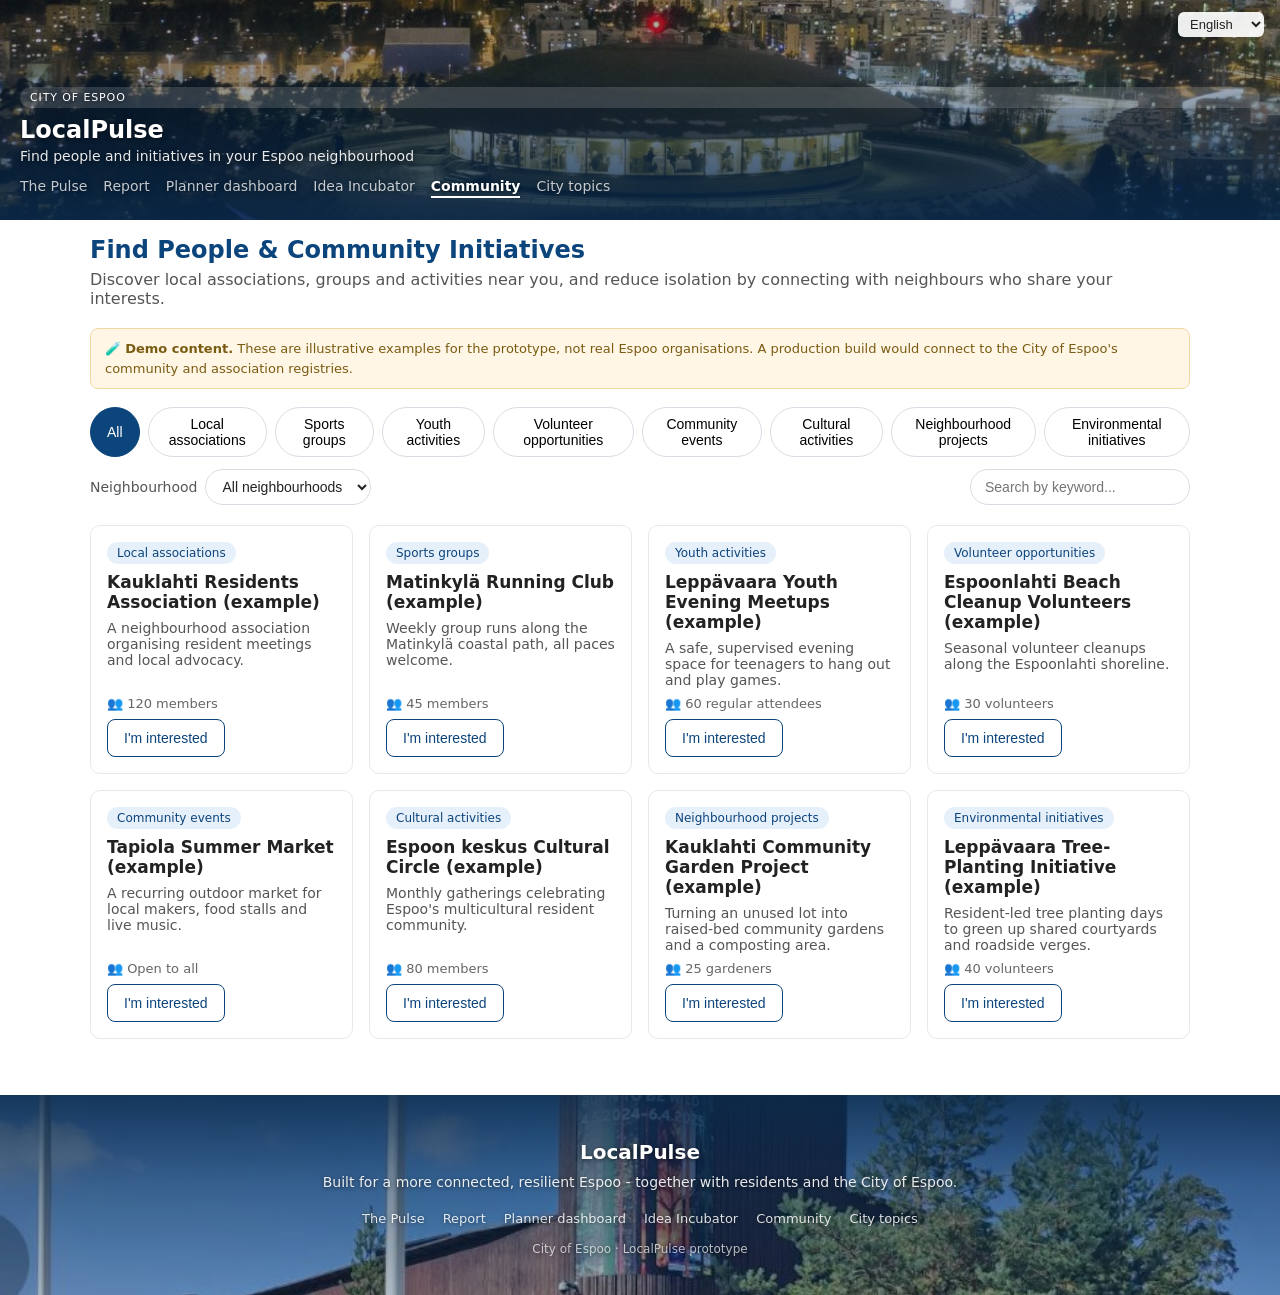
<file: frontend/community.html>
<!DOCTYPE html>
<html lang="en">
<head>
  <meta charset="UTF-8" />
  <meta name="viewport" content="width=device-width, initial-scale=1.0" />
  <title>LocalPulse - Espoo | Community</title>
  <link rel="stylesheet" href="css/style.css" />
</head>
<body data-i18n-doctitle="community.docTitle">
  <header>
    <span class="eyebrow" data-i18n="header.eyebrow">City of Espoo</span>
    <h1>LocalPulse</h1>
    <p data-i18n="community.headerSub">Find people and initiatives in your Espoo neighbourhood</p>
    <nav>
      <a href="pulse.html" data-i18n="nav.pulse">The Pulse</a>
      <a href="index.html" data-i18n="nav.report">Report</a>
      <a href="dashboard.html" data-i18n="nav.dashboard">Planner dashboard</a>
      <a href="ideas.html" data-i18n="nav.ideas">Idea Incubator</a>
      <a href="community.html" class="active" data-i18n="nav.community">Community</a>
      <a href="topics/topics.html" data-i18n="nav.topics">City topics</a>
    </nav>
  </header>

  <main class="ideas-main">
    <div class="ideas-heading">
      <h2 data-i18n="community.h2">Find People &amp; Community Initiatives</h2>
      <p data-i18n="community.intro">Discover local associations, groups and activities near you, and reduce isolation by connecting with neighbours who share your interests.</p>
    </div>

    <p class="demo-banner" data-i18n-html="community.demoBanner">
      🧪 <strong>Demo content.</strong> These are illustrative examples for the prototype, not real
      Espoo organisations. A production build would connect to the City of Espoo's community and
      association registries.
    </p>

    <div class="ideas-toolbar">
      <div class="sort-tabs" id="category-tabs">
        <button type="button" class="sort-tab active" data-category="all" data-i18n="community.tabAll">All</button>
      </div>
      <div id="hood-mount"></div>
      <input type="search" id="community-search" class="ideas-search" data-i18n-placeholder="community.searchPlaceholder" placeholder="Search by keyword..." />
    </div>

    <div class="ideas-grid" id="community-grid">
      <!-- populated by community.js -->
    </div>
  </main>

  <footer class="site-footer">
    <div class="site-footer-inner">
      <p class="site-footer-brand">LocalPulse</p>
      <p class="site-footer-tagline" data-i18n="footer.tagline">Built for a more connected, resilient Espoo - together with residents and the City of Espoo.</p>
      <nav class="site-footer-nav">
        <a href="pulse.html" data-i18n="nav.pulse">The Pulse</a>
        <a href="index.html" data-i18n="nav.report">Report</a>
        <a href="dashboard.html" data-i18n="nav.dashboard">Planner dashboard</a>
        <a href="ideas.html" data-i18n="nav.ideas">Idea Incubator</a>
        <a href="community.html" data-i18n="nav.community">Community</a>
        <a href="topics/topics.html" data-i18n="nav.topics">City topics</a>
      </nav>
      <p class="site-footer-copy" data-i18n="footer.copy">City of Espoo · LocalPulse prototype</p>
    </div>
  </footer>

  <script src="js/i18n.js"></script>
  <script src="js/content-i18n.js"></script>
  <script src="js/neighbourhoods.js"></script>
  <script src="js/utils.js"></script>
  <script src="js/community.js"></script>
</body>
</html>
</file>
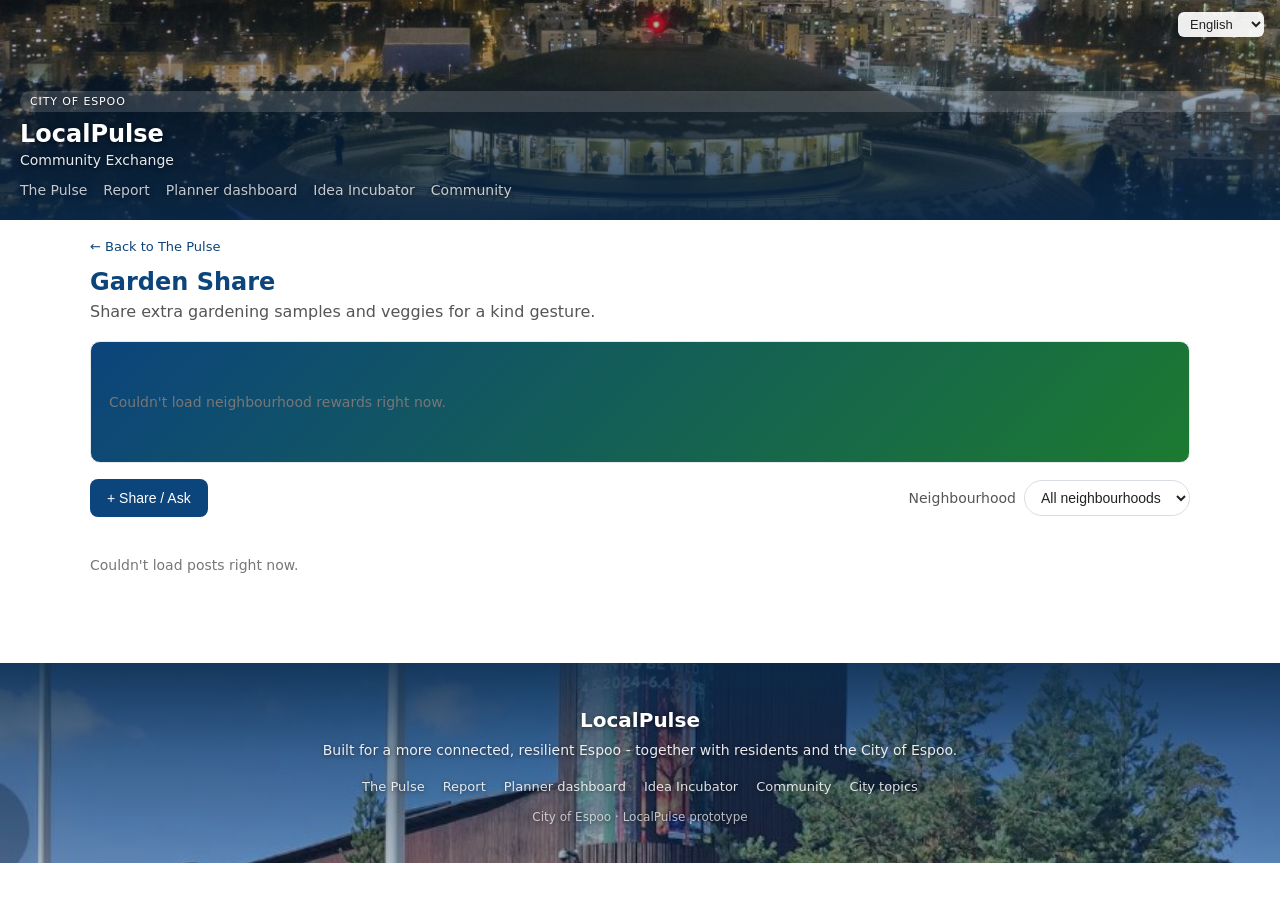
<file: frontend/exchange-posts.html>
<!DOCTYPE html>
<html lang="en">
<head>
  <meta charset="UTF-8" />
  <meta name="viewport" content="width=device-width, initial-scale=1.0" />
  <title>LocalPulse - Espoo | Community Exchange</title>
  <link rel="stylesheet" href="css/style.css" />
</head>
<body>
  <header>
    <span class="eyebrow" data-i18n="header.eyebrow">City of Espoo</span>
    <h1>LocalPulse</h1>
    <p data-i18n="exchange.fallbackTitle">Community Exchange</p>
    <nav>
      <a href="pulse.html" data-i18n="nav.pulse">The Pulse</a>
      <a href="index.html" data-i18n="nav.report">Report</a>
      <a href="dashboard.html" data-i18n="nav.dashboard">Planner dashboard</a>
      <a href="ideas.html" data-i18n="nav.ideas">Idea Incubator</a>
      <a href="community.html" data-i18n="nav.community">Community</a>
    </nav>
  </header>

  <main class="ideas-main">
    <a href="pulse.html" class="back-link" data-i18n="exchangePosts.back">← Back to The Pulse</a>

    <div class="ideas-heading">
      <h2 id="exchange-posts-title">Community Exchange</h2>
      <p id="exchange-posts-subtitle"></p>
    </div>

    <div class="card rewards-card" id="rewards-card">
      <!-- populated by exchange-posts.js -->
    </div>

    <div class="ideas-toolbar">
      <button type="button" id="exchange-posts-new-btn" class="btn btn-primary" data-i18n="exchangePosts.newBtn">+ Share / Ask</button>
      <div id="hood-mount"></div>
    </div>

    <div id="exchange-posts-list">
      <!-- populated by exchange-posts.js -->
    </div>
  </main>

  <dialog id="exchange-dialog" class="modal">
    <form id="exchange-form" class="modal-form">
      <h3 data-i18n="dialog.shareAsk">Share / Ask</h3>
      <p class="muted" id="exchange-dialog-category">Garden Share</p>

      <label for="exchange-title" data-i18n="dialog.titleLabel">Short title</label>
      <input type="text" id="exchange-title" maxlength="120" data-i18n-placeholder="dialog.titlePlaceholder" placeholder="e.g., Free tomato seedlings" required />

      <label for="exchange-description" data-i18n="dialog.descLabel">What are you offering or looking for?</label>
      <textarea id="exchange-description" maxlength="500" data-i18n-placeholder="dialog.descPlaceholder" placeholder="Describe what you'd like to share or ask your neighbours for..." required></textarea>

      <label for="exchange-contact" data-i18n="dialog.contactLabel">How should neighbours reach you? (optional)</label>
      <input type="text" id="exchange-contact" maxlength="200" data-i18n-placeholder="dialog.contactPlaceholder" placeholder="e.g., an email address, or a note about where to find you" />

      <div class="modal-actions">
        <button type="button" id="exchange-cancel-btn" class="btn btn-outline" data-i18n="dialog.cancel">Cancel</button>
        <button type="submit" class="btn btn-primary" data-i18n="dialog.post">Post to neighbours</button>
      </div>
      <div id="exchange-form-status" class="pitch-status"></div>
    </form>
  </dialog>

  <footer class="site-footer">
    <div class="site-footer-inner">
      <p class="site-footer-brand">LocalPulse</p>
      <p class="site-footer-tagline" data-i18n="footer.tagline">Built for a more connected, resilient Espoo - together with residents and the City of Espoo.</p>
      <nav class="site-footer-nav">
        <a href="pulse.html" data-i18n="nav.pulse">The Pulse</a>
        <a href="index.html" data-i18n="nav.report">Report</a>
        <a href="dashboard.html" data-i18n="nav.dashboard">Planner dashboard</a>
        <a href="ideas.html" data-i18n="nav.ideas">Idea Incubator</a>
        <a href="community.html" data-i18n="nav.community">Community</a>
        <a href="topics/topics.html" data-i18n="nav.topics">City topics</a>
      </nav>
      <p class="site-footer-copy" data-i18n="footer.copy">City of Espoo · LocalPulse prototype</p>
    </div>
  </footer>

  <script src="js/i18n.js"></script>
  <script src="js/content-i18n.js"></script>
  <script src="js/neighbourhoods.js"></script>
  <script src="js/utils.js"></script>
  <script src="js/exchange-posts.js"></script>
</body>
</html>
</file>
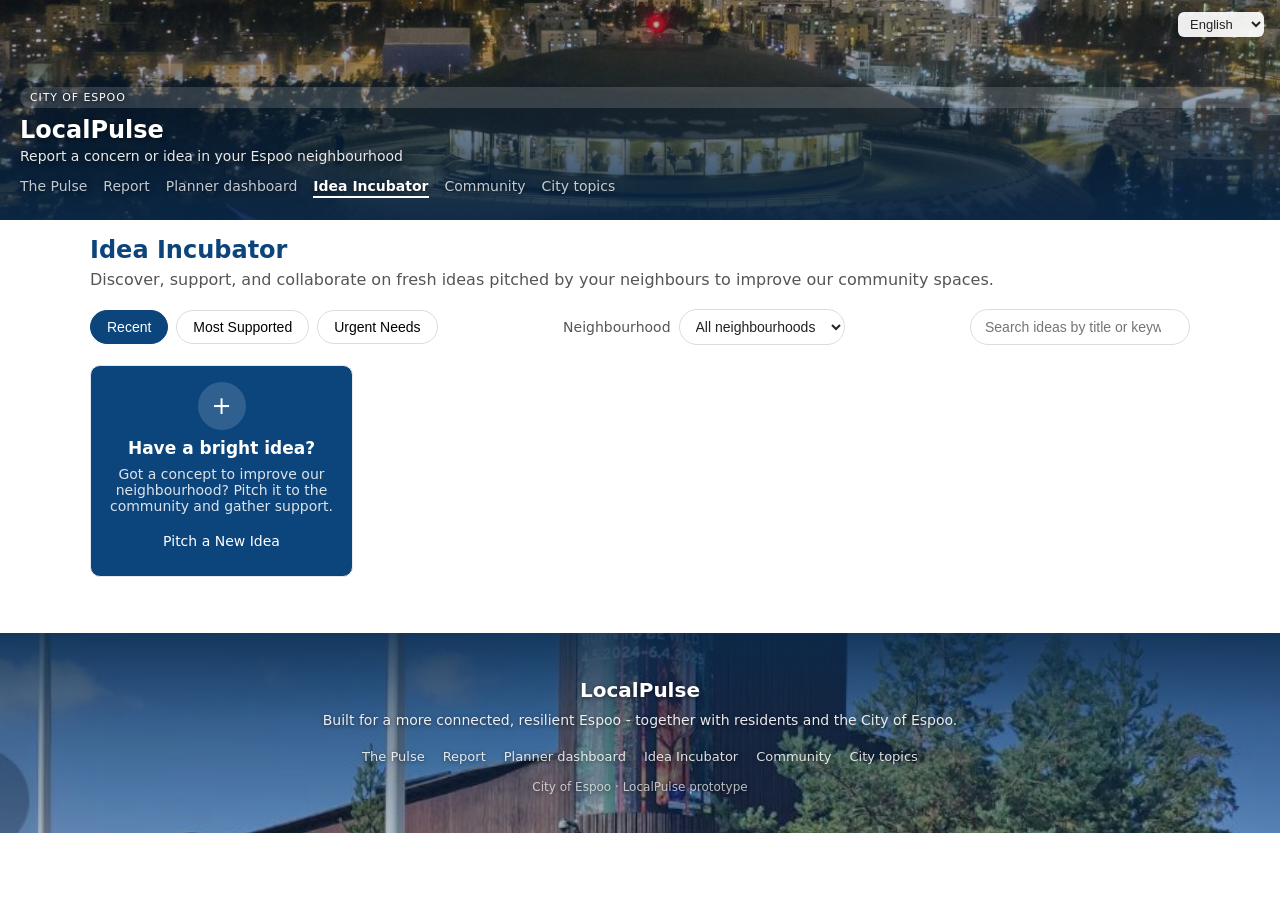
<file: frontend/ideas.html>
<!DOCTYPE html>
<html lang="en">
<head>
  <meta charset="UTF-8" />
  <meta name="viewport" content="width=device-width, initial-scale=1.0" />
  <title>LocalPulse - Espoo | Idea Incubator</title>
  <link rel="stylesheet" href="css/style.css" />
</head>
<body data-i18n-doctitle="ideas.docTitle">
  <header>
    <span class="eyebrow" data-i18n="header.eyebrow">City of Espoo</span>
    <h1>LocalPulse</h1>
    <p data-i18n="ideas.headerSub">Report a concern or idea in your Espoo neighbourhood</p>
    <nav>
      <a href="pulse.html" data-i18n="nav.pulse">The Pulse</a>
      <a href="index.html" data-i18n="nav.report">Report</a>
      <a href="dashboard.html" data-i18n="nav.dashboard">Planner dashboard</a>
      <a href="ideas.html" class="active" data-i18n="nav.ideas">Idea Incubator</a>
      <a href="community.html" data-i18n="nav.community">Community</a>
      <a href="topics/topics.html" data-i18n="nav.topics">City topics</a>
    </nav>
  </header>

  <main class="ideas-main">
    <div class="ideas-heading">
      <h2 data-i18n="ideas.h2">Idea Incubator</h2>
      <p data-i18n="ideas.intro">Discover, support, and collaborate on fresh ideas pitched by your neighbours to improve our community spaces.</p>
    </div>

    <div class="ideas-toolbar">
      <div class="sort-tabs" id="sort-tabs">
        <button type="button" class="sort-tab active" data-sort="recent" data-i18n="ideas.sortRecent">Recent</button>
        <button type="button" class="sort-tab" data-sort="most_supported" data-i18n="ideas.sortMostSupported">Most Supported</button>
        <button type="button" class="sort-tab" data-sort="urgent" data-i18n="ideas.sortUrgent">Urgent Needs</button>
      </div>
      <div id="hood-mount"></div>
      <input type="search" id="ideas-search" class="ideas-search" data-i18n-placeholder="ideas.searchPlaceholder" placeholder="Search ideas by title or keyword..." />
    </div>

    <div class="ideas-grid" id="ideas-grid">
      <!-- idea cards populated by ideas.js -->
      <a class="idea-card idea-card--cta" href="pitch-idea.html">
        <div class="idea-cta-icon">+</div>
        <h3 data-i18n="ideas.ctaTitle">Have a bright idea?</h3>
        <p data-i18n="ideas.ctaBody">Got a concept to improve our neighbourhood? Pitch it to the community and gather support.</p>
        <span class="btn btn-primary" data-i18n="ideas.ctaBtn">Pitch a New Idea</span>
      </a>
    </div>
  </main>

  <footer class="site-footer">
    <div class="site-footer-inner">
      <p class="site-footer-brand">LocalPulse</p>
      <p class="site-footer-tagline" data-i18n="footer.tagline">Built for a more connected, resilient Espoo - together with residents and the City of Espoo.</p>
      <nav class="site-footer-nav">
        <a href="pulse.html" data-i18n="nav.pulse">The Pulse</a>
        <a href="index.html" data-i18n="nav.report">Report</a>
        <a href="dashboard.html" data-i18n="nav.dashboard">Planner dashboard</a>
        <a href="ideas.html" data-i18n="nav.ideas">Idea Incubator</a>
        <a href="community.html" data-i18n="nav.community">Community</a>
        <a href="topics/topics.html" data-i18n="nav.topics">City topics</a>
      </nav>
      <p class="site-footer-copy" data-i18n="footer.copy">City of Espoo · LocalPulse prototype</p>
    </div>
  </footer>

  <script src="js/i18n.js"></script>
  <script src="js/content-i18n.js"></script>
  <script src="js/neighbourhoods.js"></script>
  <script src="js/utils.js"></script>
  <script src="js/ideas.js"></script>
</body>
</html>
</file>
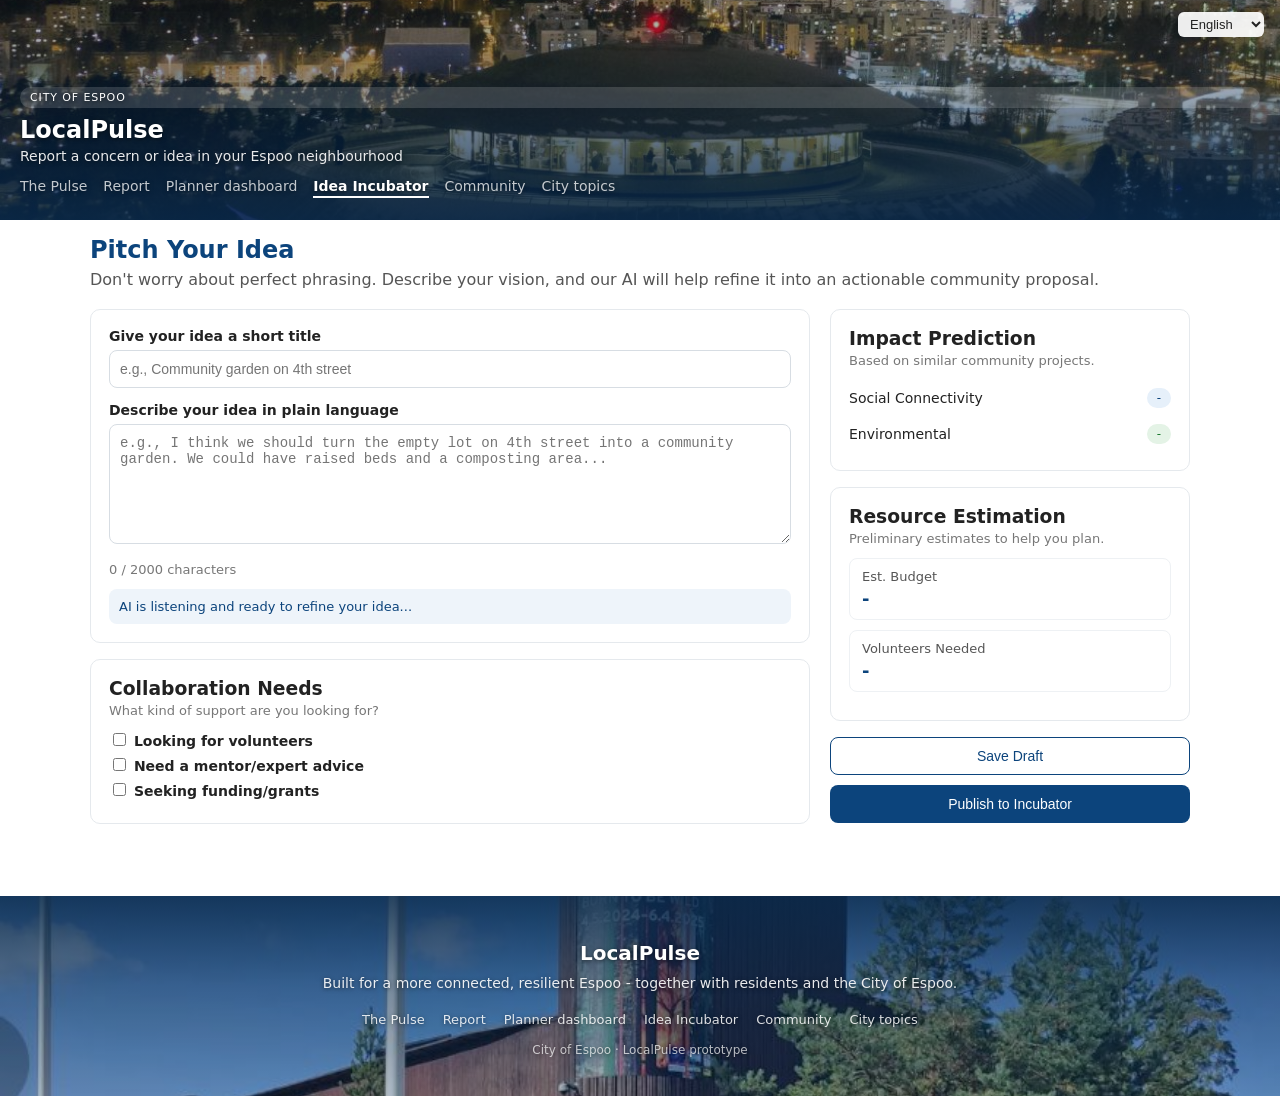
<file: frontend/pitch-idea.html>
<!DOCTYPE html>
<html lang="en">
<head>
  <meta charset="UTF-8" />
  <meta name="viewport" content="width=device-width, initial-scale=1.0" />
  <title>LocalPulse - Espoo | Pitch Your Idea</title>
  <link rel="stylesheet" href="css/style.css" />
</head>
<body data-i18n-doctitle="pitch.docTitle">
  <header>
    <span class="eyebrow" data-i18n="header.eyebrow">City of Espoo</span>
    <h1>LocalPulse</h1>
    <p data-i18n="ideas.headerSub">Report a concern or idea in your Espoo neighbourhood</p>
    <nav>
      <a href="pulse.html" data-i18n="nav.pulse">The Pulse</a>
      <a href="index.html" data-i18n="nav.report">Report</a>
      <a href="dashboard.html" data-i18n="nav.dashboard">Planner dashboard</a>
      <a href="ideas.html" class="active" data-i18n="nav.ideas">Idea Incubator</a>
      <a href="community.html" data-i18n="nav.community">Community</a>
      <a href="topics/topics.html" data-i18n="nav.topics">City topics</a>
    </nav>
  </header>

  <main class="pitch-main">
    <div class="ideas-heading">
      <h2 data-i18n="pitch.h2">Pitch Your Idea</h2>
      <p data-i18n="pitch.intro">Don't worry about perfect phrasing. Describe your vision, and our AI will help refine it into an actionable community proposal.</p>
    </div>

    <div class="pitch-layout">
      <form id="pitch-form" class="pitch-form">
        <div class="card">
          <label for="title" data-i18n="pitch.titleLabel">Give your idea a short title</label>
          <input type="text" id="title" data-i18n-placeholder="pitch.titlePlaceholder" placeholder="e.g., Community garden on 4th street" maxlength="120" required />

          <label for="description" data-i18n="pitch.descLabel">Describe your idea in plain language</label>
          <textarea id="description" data-i18n-placeholder="pitch.descPlaceholder" placeholder="e.g., I think we should turn the empty lot on 4th street into a community garden. We could have raised beds and a composting area..." maxlength="2000" required></textarea>
          <div class="muted" id="char-count">0 / 2000 characters</div>

          <div class="ai-status" id="ai-status" data-i18n="pitch.aiReady">AI is listening and ready to refine your idea...</div>
        </div>

        <div class="card">
          <h3 data-i18n="pitch.collabH3">Collaboration Needs</h3>
          <p class="muted" data-i18n="pitch.collabIntro">What kind of support are you looking for?</p>
          <label class="checkbox-row">
            <input type="checkbox" id="needs-volunteers" /> <span data-i18n="pitch.needVolunteers">Looking for volunteers</span>
          </label>
          <label class="checkbox-row">
            <input type="checkbox" id="needs-mentor" /> <span data-i18n="pitch.needMentor">Need a mentor/expert advice</span>
          </label>
          <label class="checkbox-row">
            <input type="checkbox" id="needs-funding" /> <span data-i18n="pitch.needFunding">Seeking funding/grants</span>
          </label>
        </div>
      </form>

      <aside class="pitch-sidebar">
        <div class="card">
          <h3 data-i18n="pitch.impactH3">Impact Prediction</h3>
          <p class="muted" data-i18n="pitch.impactIntro">Based on similar community projects.</p>
          <div class="stat-row">
            <span data-i18n="pitch.socialConnectivity">Social Connectivity</span>
            <span class="pill pill-blue" id="impact-social">-</span>
          </div>
          <div class="stat-row">
            <span data-i18n="pitch.environmental">Environmental</span>
            <span class="pill pill-green" id="impact-environmental">-</span>
          </div>
        </div>

        <div class="card">
          <h3 data-i18n="pitch.resourceH3">Resource Estimation</h3>
          <p class="muted" data-i18n="pitch.resourceIntro">Preliminary estimates to help you plan.</p>
          <div class="estimate-box">
            <span data-i18n="pitch.estBudget">Est. Budget</span>
            <strong id="estimate-budget">-</strong>
          </div>
          <div class="estimate-box">
            <span data-i18n="pitch.volunteersNeeded">Volunteers Needed</span>
            <strong id="estimate-volunteers">-</strong>
          </div>
        </div>

        <div class="pitch-actions">
          <button type="button" id="save-draft" class="btn btn-outline" data-i18n="pitch.saveDraft">Save Draft</button>
          <button type="submit" form="pitch-form" id="publish" class="btn btn-primary" data-i18n="pitch.publish">Publish to Incubator</button>
        </div>

        <div id="pitch-status" class="pitch-status"></div>
      </aside>
    </div>
  </main>

  <footer class="site-footer">
    <div class="site-footer-inner">
      <p class="site-footer-brand">LocalPulse</p>
      <p class="site-footer-tagline" data-i18n="footer.tagline">Built for a more connected, resilient Espoo - together with residents and the City of Espoo.</p>
      <nav class="site-footer-nav">
        <a href="pulse.html" data-i18n="nav.pulse">The Pulse</a>
        <a href="index.html" data-i18n="nav.report">Report</a>
        <a href="dashboard.html" data-i18n="nav.dashboard">Planner dashboard</a>
        <a href="ideas.html" data-i18n="nav.ideas">Idea Incubator</a>
        <a href="community.html" data-i18n="nav.community">Community</a>
        <a href="topics/topics.html" data-i18n="nav.topics">City topics</a>
      </nav>
      <p class="site-footer-copy" data-i18n="footer.copy">City of Espoo · LocalPulse prototype</p>
    </div>
  </footer>

  <script src="js/i18n.js"></script>
  <script src="js/pitch-idea.js"></script>
</body>
</html>
</file>
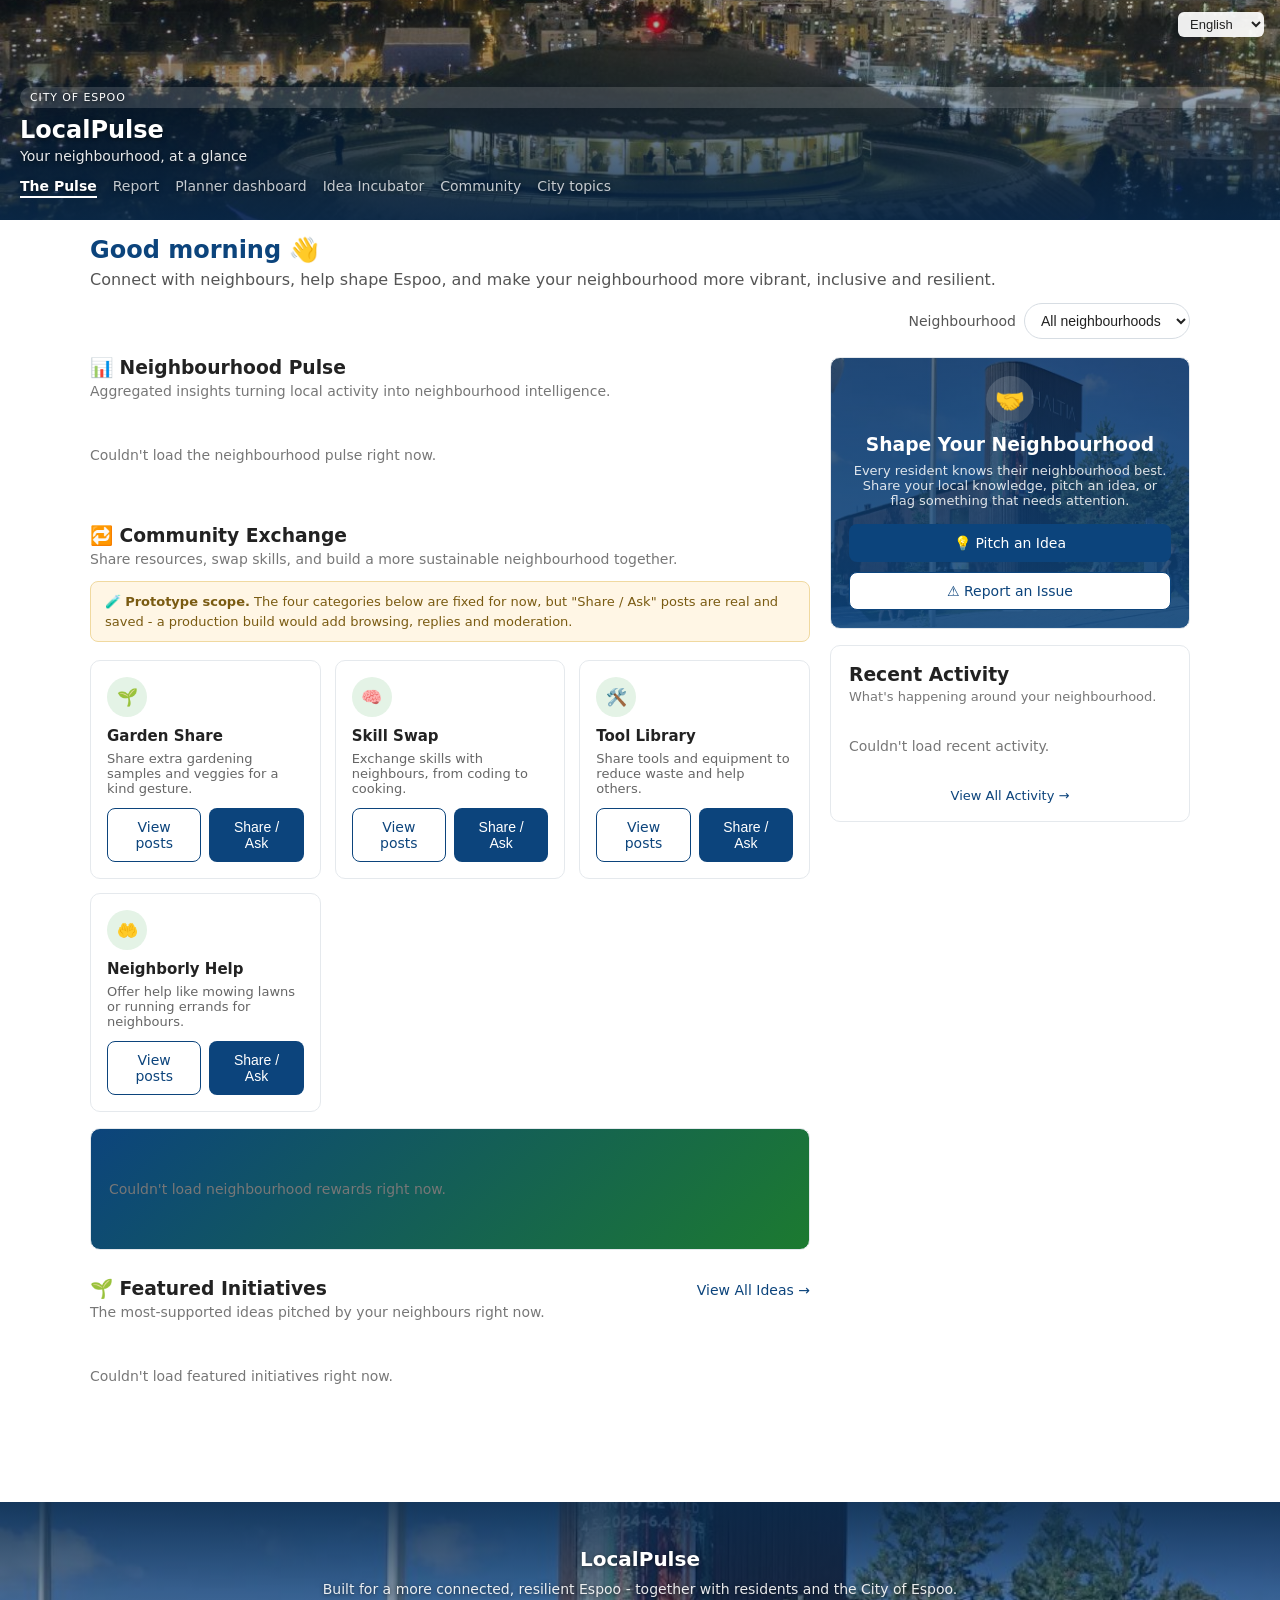
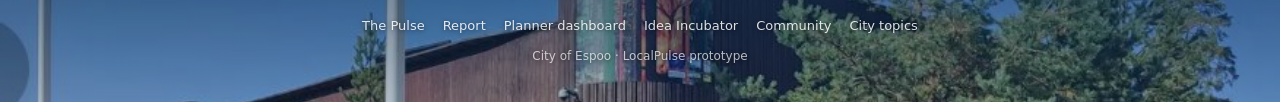
<file: frontend/pulse.html>
<!DOCTYPE html>
<html lang="en">
<head>
  <meta charset="UTF-8" />
  <meta name="viewport" content="width=device-width, initial-scale=1.0" />
  <title>LocalPulse - Espoo | The Pulse</title>
  <link rel="stylesheet" href="css/style.css" />
</head>
<body data-i18n-doctitle="pulse.docTitle">
  <header>
    <span class="eyebrow" data-i18n="header.eyebrow">City of Espoo</span>
    <h1>LocalPulse</h1>
    <p data-i18n="pulse.headerSub">Your neighbourhood, at a glance</p>
    <nav>
      <a href="pulse.html" class="active" data-i18n="nav.pulse">The Pulse</a>
      <a href="index.html" data-i18n="nav.report">Report</a>
      <a href="dashboard.html" data-i18n="nav.dashboard">Planner dashboard</a>
      <a href="ideas.html" data-i18n="nav.ideas">Idea Incubator</a>
      <a href="community.html" data-i18n="nav.community">Community</a>
      <a href="topics/topics.html" data-i18n="nav.topics">City topics</a>
    </nav>
  </header>

  <main class="pulse-main">
    <div class="ideas-heading">
      <h2 id="greeting">Good morning 👋</h2>
      <p data-i18n="pulse.intro">Connect with neighbours, help shape Espoo, and make your neighbourhood more vibrant, inclusive and resilient.</p>
    </div>

    <div class="pulse-hood-bar" id="hood-mount"></div>

    <div class="pulse-layout">
      <div>
        <section class="pulse-section">
          <h3 data-i18n="pulse.npH3">📊 Neighbourhood Pulse</h3>
          <p class="muted" data-i18n="pulse.npIntro">Aggregated insights turning local activity into neighbourhood intelligence.</p>
          <div class="overview-grid" id="overview-grid">
            <!-- populated by pulse.js -->
          </div>
        </section>

        <section class="pulse-section">
          <h3 data-i18n="pulse.exchangeH3">🔁 Community Exchange</h3>
          <p class="muted" data-i18n="pulse.exchangeIntro">Share resources, swap skills, and build a more sustainable neighbourhood together.</p>
          <p class="demo-banner" data-i18n-html="pulse.exchangeDemoBanner">
            🧪 <strong>Prototype scope.</strong> The four categories below are fixed for now, but "Share / Ask"
            posts are real and saved - a production build would add browsing, replies and moderation.
          </p>
          <div class="exchange-grid" id="exchange-grid">
            <!-- populated by pulse.js -->
          </div>

          <div class="card rewards-card" id="rewards-card">
            <!-- populated by pulse.js -->
          </div>
        </section>

        <section class="pulse-section">
          <div class="pulse-section-header">
            <h3 data-i18n="pulse.featuredH3">🌱 Featured Initiatives</h3>
            <a href="ideas.html" data-i18n="pulse.viewAllIdeas">View All Ideas →</a>
          </div>
          <p class="muted" data-i18n="pulse.featuredIntro">The most-supported ideas pitched by your neighbours right now.</p>
          <div class="initiatives-grid" id="initiatives-grid">
            <!-- populated by pulse.js -->
          </div>
        </section>
      </div>

      <aside>
        <div class="card cta-card">
          <div class="idea-cta-icon">🤝</div>
          <h3 data-i18n="pulse.shapeH3">Shape Your Neighbourhood</h3>
          <p data-i18n="pulse.shapeBody">Every resident knows their neighbourhood best. Share your local knowledge, pitch an idea, or flag something that needs attention.</p>
          <a href="pitch-idea.html" class="btn btn-primary" data-i18n="pulse.pitchBtn">💡 Pitch an Idea</a>
          <a href="index.html#report-form" class="btn btn-outline" data-i18n="pulse.reportBtn">⚠️ Report an Issue</a>
        </div>

        <div class="card">
          <h3 data-i18n="pulse.recentH3">Recent Activity</h3>
          <p class="muted" data-i18n="pulse.recentIntro">What's happening around your neighbourhood.</p>
          <div id="activity-feed">
            <!-- populated by pulse.js -->
          </div>
          <a href="dashboard.html" class="activity-view-all" data-i18n="pulse.viewAllActivity">View All Activity →</a>
        </div>
      </aside>
    </div>
  </main>

  <dialog id="exchange-dialog" class="modal">
    <form id="exchange-form" class="modal-form">
      <h3 data-i18n="dialog.shareAsk">Share / Ask</h3>
      <p class="muted" id="exchange-dialog-category">Garden Share</p>

      <label for="exchange-title" data-i18n="dialog.titleLabel">Short title</label>
      <input type="text" id="exchange-title" maxlength="120" data-i18n-placeholder="dialog.titlePlaceholder" placeholder="e.g., Free tomato seedlings" required />

      <label for="exchange-description" data-i18n="dialog.descLabel">What are you offering or looking for?</label>
      <textarea id="exchange-description" maxlength="500" data-i18n-placeholder="dialog.descPlaceholder" placeholder="Describe what you'd like to share or ask your neighbours for..." required></textarea>

      <label for="exchange-contact" data-i18n="dialog.contactLabel">How should neighbours reach you? (optional)</label>
      <input type="text" id="exchange-contact" maxlength="200" data-i18n-placeholder="dialog.contactPlaceholder" placeholder="e.g., an email address, or a note about where to find you" />

      <div class="modal-actions">
        <button type="button" id="exchange-cancel-btn" class="btn btn-outline" data-i18n="dialog.cancel">Cancel</button>
        <button type="submit" class="btn btn-primary" data-i18n="dialog.post">Post to neighbours</button>
      </div>
      <div id="exchange-form-status" class="pitch-status"></div>
    </form>
  </dialog>

  <footer class="site-footer">
    <div class="site-footer-inner">
      <p class="site-footer-brand">LocalPulse</p>
      <p class="site-footer-tagline" data-i18n="footer.tagline">Built for a more connected, resilient Espoo - together with residents and the City of Espoo.</p>
      <nav class="site-footer-nav">
        <a href="pulse.html" data-i18n="nav.pulse">The Pulse</a>
        <a href="index.html" data-i18n="nav.report">Report</a>
        <a href="dashboard.html" data-i18n="nav.dashboard">Planner dashboard</a>
        <a href="ideas.html" data-i18n="nav.ideas">Idea Incubator</a>
        <a href="community.html" data-i18n="nav.community">Community</a>
        <a href="topics/topics.html" data-i18n="nav.topics">City topics</a>
      </nav>
      <p class="site-footer-copy" data-i18n="footer.copy">City of Espoo · LocalPulse prototype</p>
    </div>
  </footer>

  <script src="js/i18n.js"></script>
  <script src="js/content-i18n.js"></script>
  <script src="js/neighbourhoods.js"></script>
  <script src="js/utils.js"></script>
  <script src="js/pulse.js"></script>
</body>
</html>
</file>
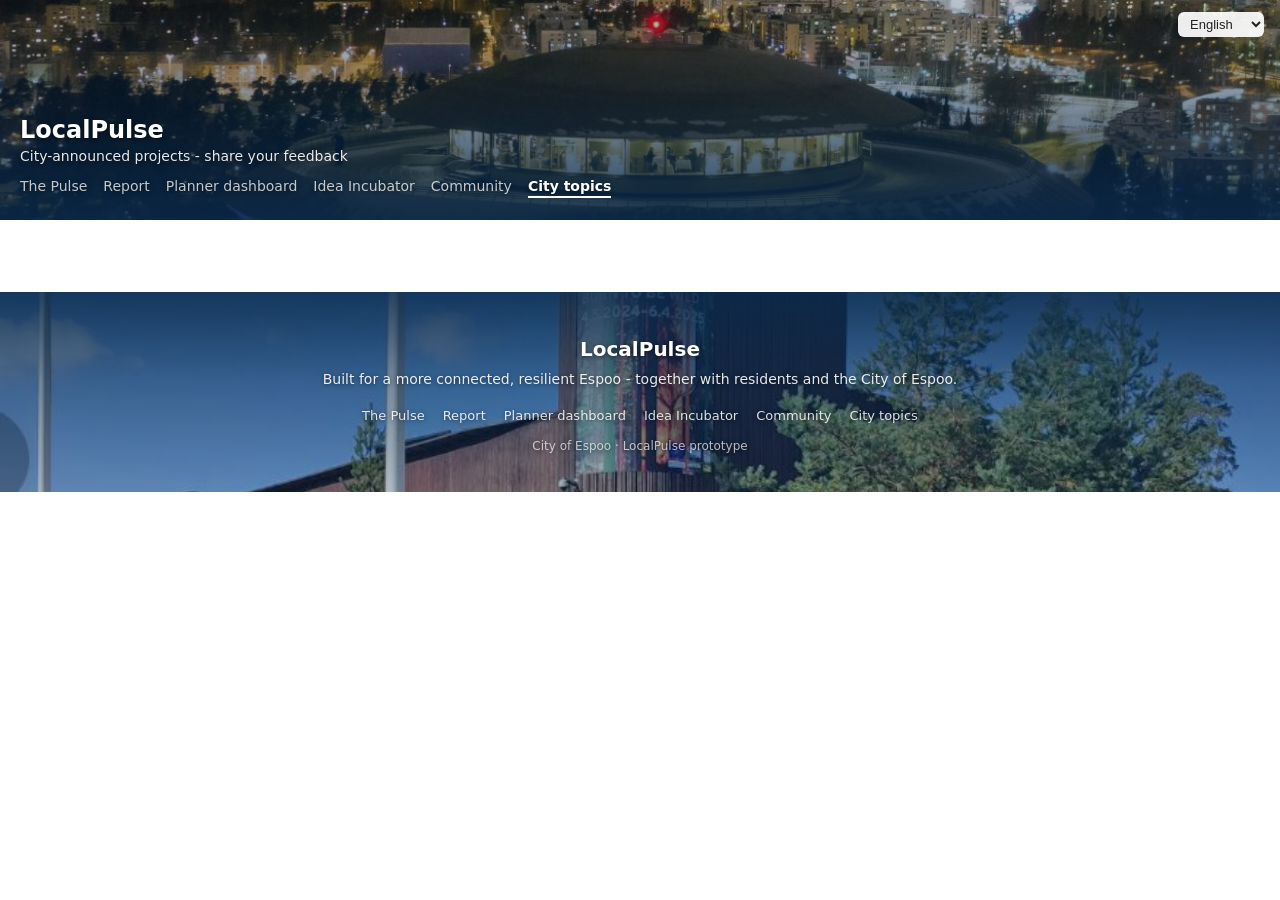
<file: frontend/topics/topics.html>
<!DOCTYPE html>
<html lang="en">
<head>
  <meta charset="UTF-8" />
  <meta name="viewport" content="width=device-width, initial-scale=1.0" />
  <title>LocalPulse - City topics</title>
  <link rel="stylesheet" href="../css/style.css" />
  <link rel="stylesheet" href="topics.css" />
</head>
<body data-i18n-doctitle="topics.docTitle">
  <header>
    <h1>LocalPulse</h1>
    <p data-i18n="topics.headerSub">City-announced projects - share your feedback</p>
    <nav>
      <a href="../pulse.html" data-i18n="nav.pulse">The Pulse</a>
      <a href="../index.html" data-i18n="nav.report">Report</a>
      <a href="../dashboard.html" data-i18n="nav.dashboard">Planner dashboard</a>
      <a href="../ideas.html" data-i18n="nav.ideas">Idea Incubator</a>
      <a href="../community.html" data-i18n="nav.community">Community</a>
      <a href="topics.html" class="active" data-i18n="nav.topics">City topics</a>
    </nav>
  </header>

  <main>
    <div id="topics"></div>
  </main>

  <footer class="site-footer">
    <div class="site-footer-inner">
      <p class="site-footer-brand">LocalPulse</p>
      <p class="site-footer-tagline" data-i18n="footer.tagline">Built for a more connected, resilient Espoo - together with residents and the City of Espoo.</p>
      <nav class="site-footer-nav">
        <a href="../pulse.html" data-i18n="nav.pulse">The Pulse</a>
        <a href="../index.html" data-i18n="nav.report">Report</a>
        <a href="../dashboard.html" data-i18n="nav.dashboard">Planner dashboard</a>
        <a href="../ideas.html" data-i18n="nav.ideas">Idea Incubator</a>
        <a href="../community.html" data-i18n="nav.community">Community</a>
        <a href="topics.html" data-i18n="nav.topics">City topics</a>
      </nav>
      <p class="site-footer-copy" data-i18n="footer.copy">City of Espoo · LocalPulse prototype</p>
    </div>
  </footer>

  <script src="../js/i18n.js"></script>
  <script src="../js/content-i18n.js"></script>
  <script src="js/topics.js"></script>
</body>
</html>
</file>
<file: frontend/css/style.css>
body {
  font-family: system-ui, sans-serif;
  margin: 0;
  padding: 0;
  color: #222;
}

header {
  box-sizing: border-box;
  min-height: 220px;
  padding: 24px 20px 22px;
  display: flex;
  flex-direction: column;
  justify-content: flex-end;
  background:
    linear-gradient(180deg, rgba(9, 41, 74, 0.28) 0%, rgba(9, 41, 74, 0.5) 45%, rgba(9, 41, 74, 0.9) 100%),
    url("../assets/espoo-watertower-night.jpg") center 22% / cover no-repeat;
  color: white;
  text-shadow: 0 1px 4px rgba(0, 0, 0, 0.55);
}

.header-top {
  display: flex;
  align-items: center;
  justify-content: space-between;
  gap: 12px;
}

header .eyebrow {
  display: inline-block;
  font-size: 11px;
  letter-spacing: 0.08em;
  text-transform: uppercase;
  background: rgba(255, 255, 255, 0.15);
  padding: 4px 10px;
  border-radius: 999px;
  margin-bottom: 8px;
}

header h1 {
  margin: 0 0 4px;
  font-size: 24px;
}

#language {
  padding: 4px 8px;
  border-radius: 6px;
  border: none;
}

/* Floating language switcher injected by js/i18n.js on pages that don't
   already have a #language control inside a .header-top row. */
header {
  position: relative;
}

.lang-switcher {
  position: absolute;
  top: 12px;
  right: 16px;
  z-index: 5;
}

.lang-switcher select {
  padding: 4px 8px;
  border-radius: 6px;
  border: none;
  background: rgba(255, 255, 255, 0.92);
  color: #222;
  font-size: 13px;
}

.note-row {
  display: flex;
  gap: 8px;
  align-items: flex-start;
}

.note-row textarea {
  flex: 1;
}

#voice-btn {
  background: #0c447c;
  color: white;
  border: none;
  border-radius: 8px;
  padding: 8px 10px;
  cursor: pointer;
  white-space: nowrap;
}

#voice-btn:disabled {
  background: #999;
  cursor: not-allowed;
}

header p {
  margin: 0;
  font-size: 14px;
  opacity: 0.9;
}

.site-nav {
  margin-top: 8px;
  display: flex;
  gap: 16px;
}

.site-nav a {
  color: white;
  opacity: 0.8;
  text-decoration: none;
  font-size: 14px;
}

.site-nav a.active,
.site-nav a:hover {
  opacity: 1;
  text-decoration: underline;
}

header nav {
  margin-top: 14px;
  display: flex;
  gap: 16px;
}

header nav a {
  color: white;
  opacity: 0.75;
  text-decoration: none;
  font-size: 14px;
}

header nav a:hover {
  opacity: 1;
}

header nav a.active {
  opacity: 1;
  font-weight: 600;
  border-bottom: 2px solid white;
  padding-bottom: 2px;
}

/* --- Homepage hero --- */

header.hero {
  min-height: 380px;
  padding: 40px 20px 26px;
}

.hero-brand {
  font-size: 40px;
  font-weight: 800;
  letter-spacing: -0.01em;
  line-height: 1.1;
  margin: 8px 0 8px;
}

header.hero h1 {
  font-size: 17px;
  font-weight: 600;
  max-width: 640px;
  line-height: 1.4;
  opacity: 0.95;
  margin-bottom: 12px;
}

.hero-subtitle {
  max-width: 560px;
  font-size: 15px;
  line-height: 1.5;
}

.hero-ctas {
  display: flex;
  flex-wrap: wrap;
  gap: 10px;
  margin-top: 20px;
}

.hero-cta {
  background: rgba(255, 255, 255, 0.12);
  border: 1px solid rgba(255, 255, 255, 0.4);
  color: white;
  text-decoration: none;
  font-size: 13px;
  padding: 9px 16px;
  border-radius: 999px;
  transition: background 0.15s ease;
}

.hero-cta:hover {
  background: rgba(255, 255, 255, 0.25);
}

main {
  padding: 16px;
  max-width: 600px;
  margin: 0 auto;
}

#map {
  height: 300px;
  border-radius: 8px;
  margin-bottom: 16px;
}

#report-form {
  display: flex;
  flex-direction: column;
  gap: 10px;
}

#report-form textarea {
  min-height: 80px;
  padding: 8px;
  font-size: 14px;
}

#report-form button {
  background: #0c447c;
  color: white;
  border: none;
  padding: 12px;
  border-radius: 8px;
  font-size: 15px;
  cursor: pointer;
  transition: background 0.15s ease, transform 0.1s ease;
}

#report-form button:hover {
  background: #0a375f;
}

#report-form button:active {
  transform: scale(0.98);
}

.locate-btn {
  align-self: flex-start;
  background: white;
  border: 1px solid #0c447c;
  color: #0c447c;
  padding: 8px 14px;
  border-radius: 999px;
  font-size: 13px;
  cursor: pointer;
  margin-bottom: 4px;
}

.locate-btn:hover {
  background: #eef4fa;
}

.locate-btn:disabled {
  opacity: 0.6;
  cursor: default;
}

#status {
  margin-top: 12px;
  font-size: 14px;
  padding: 10px 12px;
  border-radius: 8px;
  display: none;
}

#status.visible {
  display: block;
}

#status.status-info {
  background: #eef4fa;
  color: #0c447c;
}

#status.status-success {
  background: #e4f3e6;
  color: #1c7a30;
}

#status.status-error {
  background: #fbe9e8;
  color: #b3261e;
}

.privacy-note {
  font-size: 12px;
  color: #667;
  background: #f1efe8;
  border-radius: 8px;
  padding: 10px 12px;
  margin-top: 14px;
  line-height: 1.5;
}

/* --- My Reports status tracker --- */

#my-reports-section {
  margin-top: 28px;
}

#my-reports-section h2 {
  margin: 0 0 4px;
  font-size: 18px;
  color: #0c447c;
}

#my-reports-section .muted {
  margin: 0 0 14px;
  font-size: 13px;
  color: #777;
}

.report-card {
  background: white;
  border: 1px solid #e5e9ed;
  border-radius: 10px;
  padding: 14px 16px;
  margin-bottom: 12px;
  animation: fadeInUp 0.25s ease both;
}

.report-card-top {
  display: flex;
  justify-content: space-between;
  align-items: baseline;
  margin-bottom: 10px;
  font-size: 14px;
}

.report-card-top strong {
  text-transform: capitalize;
}

.report-stepper {
  display: flex;
  gap: 4px;
}

.report-step {
  flex: 1;
  text-align: center;
  font-size: 10px;
  color: #999;
}

.report-step .bar {
  height: 6px;
  border-radius: 3px;
  background: #e5e9ed;
  margin-bottom: 4px;
}

.report-step.done .bar {
  background: #0c447c;
}

.report-step.current {
  color: #0c447c;
  font-weight: 600;
}

.report-action {
  margin-top: 8px;
  display: flex;
  align-items: center;
  gap: 8px;
  flex-wrap: wrap;
}

.status-badge {
  display: inline-block;
  font-size: 11px;
  font-weight: 600;
  padding: 2px 9px;
  border-radius: 999px;
  background: #e5e9ed;
  color: #555;
}

.status-badge.status-completed {
  background: #e4f3e6;
  color: #1c7a30;
}

.advance-status-btn {
  background: none;
  border: 1px dashed #0c447c;
  color: #0c447c;
  border-radius: 999px;
  padding: 4px 12px;
  font-size: 12px;
  cursor: pointer;
}

.advance-status-btn:disabled {
  opacity: 0.5;
  cursor: default;
}

.report-card-actions {
  margin-top: 10px;
  display: flex;
  justify-content: flex-end;
}

.simulate-btn {
  background: none;
  border: 1px dashed #0c447c;
  color: #0c447c;
  border-radius: 999px;
  padding: 5px 12px;
  font-size: 12px;
  cursor: pointer;
}

.simulate-btn:disabled {
  opacity: 0.5;
  cursor: default;
}

/* --- Planner dashboard --- */

#pulse-section {
  margin-bottom: 24px;
}

#pulse-section h2 {
  margin: 0 0 4px;
  font-size: 18px;
  color: #0c447c;
}

#pulse-section .muted {
  margin: 0 0 14px;
  font-size: 13px;
  color: #777;
}

.pulse-cards {
  display: grid;
  grid-template-columns: repeat(auto-fill, minmax(230px, 1fr));
  gap: 14px;
}

.pulse-card {
  background: white;
  border: 1px solid #e5e9ed;
  border-left: 4px solid #0c447c;
  border-radius: 10px;
  padding: 14px 16px;
  animation: fadeInUp 0.25s ease both;
}

.pulse-card.level-high {
  border-left-color: #E24B4A;
}

.pulse-card.level-moderate {
  border-left-color: #d9a441;
}

.pulse-card h3 {
  margin: 0 0 6px;
  font-size: 15px;
  text-transform: uppercase;
  letter-spacing: 0.02em;
  color: #0c447c;
}

.pulse-level {
  font-size: 12px;
  font-weight: 600;
  margin-bottom: 8px;
}

.pulse-level.level-high {
  color: #b3261e;
}

.pulse-level.level-moderate {
  color: #a5731f;
}

.pulse-level.level-low {
  color: #1c7a30;
}

.pulse-card .priorities {
  margin: 8px 0 0;
  padding-left: 18px;
  font-size: 13px;
  color: #444;
}

.dashboard-toolbar {
  display: flex;
  align-items: center;
  justify-content: space-between;
  flex-wrap: wrap;
  gap: 10px;
  margin-bottom: 12px;
}

.legend {
  display: flex;
  gap: 14px;
  font-size: 12px;
  color: #444;
  flex-wrap: wrap;
}

.legend span {
  display: inline-flex;
  align-items: center;
  gap: 5px;
}

.legend .dot {
  width: 10px;
  height: 10px;
  border-radius: 50%;
  display: inline-block;
}

.toggle-row {
  display: flex;
  align-items: center;
  gap: 6px;
  font-size: 13px;
  color: #444;
}

/* Report count drawn on top of each area circle on the dashboard map. */
.area-count-label {
  background: transparent;
  border: none;
  box-shadow: none;
  padding: 0;
  margin: 0;
  color: #fff;
  font-weight: 700;
  font-size: 13px;
  text-shadow: 0 0 3px rgba(0, 0, 0, 0.7), 0 0 3px rgba(0, 0, 0, 0.7);
  pointer-events: none;
}

.area-count-label::before {
  display: none;
}

.area-card {
  background: #f1efe8;
  border-radius: 8px;
  padding: 12px;
  margin-bottom: 10px;
  cursor: pointer;
  border: 2px solid transparent;
  transition: border-color 0.15s ease, transform 0.1s ease;
  animation: fadeInUp 0.25s ease both;
}

.area-card:hover {
  transform: translateY(-1px);
}

.area-card.selected {
  border-color: #0c447c;
}

.area-card .area-flag {
  color: #b3261e;
  font-weight: 600;
}

.area-card .low-signal {
  color: #888;
  font-style: italic;
}

@keyframes fadeInUp {
  from {
    opacity: 0;
    transform: translateY(6px);
  }
  to {
    opacity: 1;
    transform: translateY(0);
  }
}

.actionable-idea {
  margin-top: 8px;
  padding: 8px 10px;
  background: #fff6e0;
  border-left: 3px solid #e0a800;
  border-radius: 4px;
  font-size: 14px;
}

.generate-insight-btn {
  background: white;
  color: #0c447c;
  border: 1px solid #0c447c;
  border-radius: 8px;
  padding: 6px 12px;
  font-size: 13px;
  cursor: pointer;
}

.generate-insight-btn:disabled {
  opacity: 0.6;
  cursor: not-allowed;
}

/* --- Idea Incubator --- */

.ideas-main,
.pitch-main {
  max-width: 1100px;
}

.ideas-heading h2 {
  margin: 0 0 6px;
  color: #0c447c;
}

.ideas-heading p {
  margin: 0 0 20px;
  color: #555;
}

.demo-banner {
  background: #fff6e5;
  color: #7a5b12;
  border: 1px solid #f0d9a0;
  border-radius: 8px;
  padding: 10px 14px;
  font-size: 13px;
  margin: 0 0 18px;
  line-height: 1.5;
}

.ideas-toolbar {
  margin-bottom: 20px;
  display: flex;
  justify-content: space-between;
  align-items: center;
  flex-wrap: wrap;
  gap: 12px;
}

.ideas-search {
  padding: 9px 14px;
  border: 1px solid #d7dde3;
  border-radius: 999px;
  font-size: 14px;
  min-width: 220px;
}

.ideas-search:focus {
  outline: none;
  border-color: #0c447c;
}

/* Neighbourhood (district) filter shared by Pulse / Ideas / Community */
.hood-filter {
  display: inline-flex;
  align-items: center;
  gap: 8px;
  font-size: 14px;
  color: #555;
}

.hood-select {
  padding: 8px 12px;
  border: 1px solid #d7dde3;
  border-radius: 999px;
  font-size: 14px;
  background: white;
  color: #222;
  cursor: pointer;
}

.hood-select:focus {
  outline: none;
  border-color: #0c447c;
}

.pulse-hood-bar {
  display: flex;
  justify-content: flex-end;
  margin: -6px 0 18px;
}

.sort-tabs {
  display: flex;
  gap: 8px;
}

.sort-tab {
  border: 1px solid #d7dde3;
  background: white;
  border-radius: 999px;
  padding: 8px 16px;
  font-size: 14px;
  cursor: pointer;
}

.sort-tab.active {
  background: #0c447c;
  border-color: #0c447c;
  color: white;
}

.ideas-grid {
  display: grid;
  grid-template-columns: repeat(auto-fill, minmax(260px, 1fr));
  gap: 16px;
}

.idea-card {
  background: white;
  border: 1px solid #e5e9ed;
  border-radius: 10px;
  padding: 16px;
  display: flex;
  flex-direction: column;
  gap: 8px;
  animation: fadeInUp 0.25s ease both;
  transition: box-shadow 0.15s ease, transform 0.1s ease;
}

.idea-card:hover {
  box-shadow: 0 4px 14px rgba(12, 68, 124, 0.12);
  transform: translateY(-2px);
}

.idea-card .support-btn.supported {
  background: #e4f3e6;
  border-color: #1c7a30;
  color: #1c7a30;
}

.ideas-empty {
  color: #777;
  font-size: 14px;
  padding: 20px 0;
}

.idea-card h3 {
  margin: 0;
  font-size: 17px;
}

.idea-card p {
  margin: 0;
  font-size: 14px;
  color: #555;
  flex-grow: 1;
}

.idea-badge {
  display: inline-block;
  background: #e6f0fa;
  color: #0c447c;
  font-size: 12px;
  padding: 4px 10px;
  border-radius: 999px;
}

.idea-meta {
  display: flex;
  gap: 16px;
  font-size: 13px;
  color: #666;
}

.idea-card-actions {
  display: flex;
  gap: 10px;
}

.idea-card--cta {
  background: #0c447c;
  color: white;
  align-items: center;
  text-align: center;
  justify-content: center;
  text-decoration: none;
}

.idea-card--cta h3 {
  color: white;
}

.idea-card--cta p {
  color: rgba(255, 255, 255, 0.85);
}

.idea-cta-icon {
  width: 48px;
  height: 48px;
  border-radius: 50%;
  background: rgba(255, 255, 255, 0.15);
  display: flex;
  align-items: center;
  justify-content: center;
  font-size: 24px;
  margin: 0 auto;
}

.btn {
  display: inline-block;
  border-radius: 8px;
  padding: 10px 16px;
  font-size: 14px;
  border: 1px solid transparent;
  cursor: pointer;
  text-decoration: none;
  text-align: center;
}

.btn-primary {
  background: #0c447c;
  color: white;
}

.btn-outline {
  background: white;
  border-color: #0c447c;
  color: #0c447c;
}

/* --- Pitch Your Idea form --- */

.pitch-layout {
  display: grid;
  grid-template-columns: 2fr 1fr;
  gap: 20px;
  align-items: start;
}

.card {
  background: white;
  border: 1px solid #e5e9ed;
  border-radius: 10px;
  padding: 18px;
  margin-bottom: 16px;
}

.card h3 {
  margin: 0 0 4px;
}

.card .muted {
  margin: 0 0 12px;
  color: #777;
  font-size: 13px;
}

.pitch-form label {
  display: block;
  font-weight: 600;
  font-size: 14px;
  margin-bottom: 6px;
}

.pitch-form input[type="text"],
.pitch-form textarea {
  width: 100%;
  box-sizing: border-box;
  padding: 10px;
  font-size: 14px;
  border: 1px solid #d7dde3;
  border-radius: 8px;
  margin-bottom: 14px;
}

.pitch-form textarea {
  min-height: 120px;
  resize: vertical;
}

.ai-status {
  font-size: 13px;
  color: #0c447c;
  background: #eef4fa;
  border-radius: 8px;
  padding: 10px;
}

.checkbox-row {
  display: flex;
  align-items: center;
  gap: 8px;
  font-weight: normal;
  margin-bottom: 10px;
  font-size: 14px;
}

.stat-row {
  display: flex;
  justify-content: space-between;
  align-items: center;
  font-size: 14px;
  padding: 8px 0;
}

.pill {
  border-radius: 999px;
  padding: 3px 10px;
  font-size: 12px;
}

.pill-blue {
  background: #e6f0fa;
  color: #0c447c;
}

.pill-green {
  background: #e4f3e6;
  color: #1c7a30;
}

.estimate-box {
  display: flex;
  flex-direction: column;
  gap: 4px;
  border: 1px solid #eef1f4;
  border-radius: 8px;
  padding: 10px 12px;
  margin-bottom: 10px;
  font-size: 13px;
  color: #555;
}

.estimate-box strong {
  font-size: 18px;
  color: #0c447c;
}

.pitch-actions {
  display: flex;
  flex-direction: column;
  gap: 10px;
}

.pitch-status {
  margin-top: 10px;
  font-size: 13px;
  color: #333;
}

@media (max-width: 800px) {
  .pitch-layout {
    grid-template-columns: 1fr;
  }
}

/* --- The Pulse (resident home dashboard) --- */

.pulse-main {
  max-width: 1100px;
}

.pulse-layout {
  display: grid;
  grid-template-columns: 2fr 1fr;
  gap: 20px;
  align-items: start;
}

.pulse-section {
  margin-bottom: 28px;
}

.pulse-section-header {
  display: flex;
  justify-content: space-between;
  align-items: baseline;
}

.pulse-section-header a {
  color: #0c447c;
  font-size: 14px;
  text-decoration: none;
}

.pulse-section h3 {
  margin: 0 0 4px;
}

.pulse-section .muted {
  margin: 0 0 14px;
  color: #777;
  font-size: 14px;
}

.overview-grid {
  display: grid;
  grid-template-columns: repeat(auto-fit, minmax(160px, 1fr));
  gap: 14px;
}

.overview-card {
  background: white;
  border: 1px solid #e5e9ed;
  border-radius: 10px;
  padding: 18px;
  text-align: center;
}

.overview-icon {
  font-size: 20px;
  width: 44px;
  height: 44px;
  line-height: 44px;
  border-radius: 50%;
  background: #e6f0fa;
  margin: 0 auto 10px;
}

.overview-label {
  font-size: 13px;
  color: #666;
}

.overview-status {
  font-size: 17px;
  font-weight: 700;
  color: #0c447c;
  margin: 4px 0;
}

.overview-detail {
  font-size: 12px;
  color: #888;
}

.exchange-grid {
  display: grid;
  grid-template-columns: repeat(auto-fit, minmax(220px, 1fr));
  gap: 14px;
}

.exchange-card {
  background: white;
  border: 1px solid #e5e9ed;
  border-radius: 10px;
  padding: 16px;
}

.exchange-icon {
  width: 40px;
  height: 40px;
  line-height: 40px;
  text-align: center;
  border-radius: 50%;
  background: #e4f3e6;
  font-size: 17px;
  margin-bottom: 10px;
}

.exchange-card h4 {
  margin: 0 0 6px;
  font-size: 15px;
}

.exchange-card p {
  margin: 0 0 12px;
  font-size: 13px;
  color: #666;
}

.initiatives-grid {
  display: grid;
  grid-template-columns: repeat(auto-fit, minmax(320px, 1fr));
  gap: 16px;
}

.initiative-card {
  background: white;
  border: 1px solid #e5e9ed;
  border-radius: 10px;
  overflow: hidden;
  display: flex;
  flex-direction: column;
}

.initiative-visual {
  height: 90px;
  background: linear-gradient(135deg, #0c447c, #1c7a30);
  color: white;
  font-size: 26px;
  display: flex;
  align-items: center;
  justify-content: center;
}

.initiative-body {
  padding: 16px;
  display: flex;
  flex-direction: column;
  gap: 8px;
}

.initiative-tags {
  display: flex;
  gap: 6px;
  flex-wrap: wrap;
}

.initiative-body h4 {
  margin: 0;
  font-size: 16px;
}

.initiative-body p {
  margin: 0;
  font-size: 13px;
  color: #555;
}

.cta-card {
  background:
    linear-gradient(rgba(9, 41, 74, 0.68), rgba(12, 68, 124, 0.88)),
    url("../assets/espoo-haltia.jpg") center 65% / cover no-repeat;
  color: white;
  text-align: center;
}

.cta-card h3 {
  color: white;
  margin: 10px 0 8px;
}

.cta-card p {
  color: rgba(255, 255, 255, 0.85);
  font-size: 13px;
  margin: 0 0 16px;
}

.cta-card .btn {
  display: block;
  margin-bottom: 10px;
}

.cta-card .btn:last-child {
  margin-bottom: 0;
}

.activity-item {
  display: flex;
  gap: 10px;
  padding: 10px 0;
  border-bottom: 1px solid #f0f2f4;
  font-size: 13px;
}

.activity-item:last-child {
  border-bottom: none;
}

.activity-icon {
  font-size: 16px;
}

.activity-time {
  color: #888;
  font-size: 12px;
  margin-top: 2px;
}

.activity-view-all {
  display: block;
  text-align: center;
  margin-top: 10px;
  color: #0c447c;
  font-size: 13px;
  text-decoration: none;
}

@media (max-width: 800px) {
  .pulse-layout {
    grid-template-columns: 1fr;
  }
}

.exchange-count {
  display: inline-block;
  font-size: 11px;
  font-weight: normal;
  color: #0c447c;
  background: #e6f0fa;
  padding: 2px 8px;
  border-radius: 999px;
  margin-left: 4px;
  vertical-align: middle;
  text-decoration: none;
}

.exchange-title-link {
  color: #222;
  text-decoration: none;
}

.exchange-title-link:hover {
  color: #0c447c;
  text-decoration: underline;
}

.exchange-card-actions {
  display: flex;
  gap: 8px;
  margin-top: 12px;
}

.exchange-card-actions .btn {
  flex: 1;
  text-align: center;
}

/* --- Community Exchange posts list page --- */

.back-link {
  display: inline-block;
  color: #0c447c;
  font-size: 13px;
  text-decoration: none;
  margin-bottom: 14px;
}

.back-link:hover {
  text-decoration: underline;
}

.exchange-post {
  background: white;
  border: 1px solid #e5e9ed;
  border-radius: 10px;
  padding: 16px;
  margin-bottom: 12px;
}

.exchange-post h4 {
  margin: 0 0 6px;
  font-size: 16px;
}

.exchange-post p {
  margin: 0 0 8px;
  font-size: 14px;
  color: #555;
}

.exchange-post-contact {
  font-size: 13px;
  color: #0c447c;
  margin-bottom: 6px;
}

/* --- Community Exchange "Share / Ask" modal --- */

.modal {
  border: none;
  border-radius: 12px;
  padding: 0;
  width: min(420px, 90vw);
  box-shadow: 0 12px 40px rgba(9, 41, 74, 0.25);
}

.modal::backdrop {
  background: rgba(9, 41, 74, 0.45);
}

.modal-form {
  padding: 22px;
  display: flex;
  flex-direction: column;
}

.modal-form h3 {
  margin: 0 0 2px;
  color: #0c447c;
}

.modal-form label {
  font-weight: 600;
  font-size: 13px;
  margin: 14px 0 6px;
}

.modal-form input[type="text"],
.modal-form textarea {
  width: 100%;
  box-sizing: border-box;
  padding: 9px 10px;
  font-size: 14px;
  border: 1px solid #d7dde3;
  border-radius: 8px;
  font-family: inherit;
}

.modal-form textarea {
  min-height: 90px;
  resize: vertical;
}

.modal-actions {
  display: flex;
  justify-content: flex-end;
  gap: 10px;
  margin-top: 18px;
}

/* --- Neighbourhood rewards --- */

.rewards-card {
  margin-top: 16px;
  background: linear-gradient(135deg, #0c447c, #1c7a30);
  color: white;
}

.rewards-card h3 {
  margin: 0 0 4px;
  color: white;
}

.rewards-card .muted {
  color: rgba(255, 255, 255, 0.8);
}

.rewards-stats {
  display: flex;
  gap: 24px;
  margin: 14px 0;
}

.rewards-card .overview-status {
  color: white;
}

.rewards-card .overview-detail {
  color: rgba(255, 255, 255, 0.75);
}

.rewards-city-line {
  margin: 10px 0 0;
  font-weight: 600;
}

/* --- Exchange post cards with status/completion --- */

.exchange-post-top {
  margin-bottom: 6px;
}

.exchange-status-done {
  background: #e4f3e6;
  color: #1c7a30;
}

.exchange-post--done {
  opacity: 0.75;
}

.exchange-post-footer {
  display: flex;
  justify-content: space-between;
  align-items: center;
  gap: 10px;
}

/* --- Site footer banner --- */

.site-footer {
  box-sizing: border-box;
  min-height: 200px;
  margin-top: 40px;
  padding: 32px 20px 26px;
  display: flex;
  align-items: center;
  justify-content: center;
  background:
    linear-gradient(180deg, rgba(9, 41, 74, 0.88) 0%, rgba(9, 41, 74, 0.55) 45%, rgba(9, 41, 74, 0.32) 100%),
    url("../assets/espoo-haltia.jpg") center 40% / cover no-repeat;
  color: white;
  text-align: center;
  text-shadow: 0 1px 4px rgba(0, 0, 0, 0.55);
}

.site-footer-inner {
  max-width: 700px;
  margin: 0 auto;
}

.site-footer-brand {
  font-size: 20px;
  font-weight: 700;
  margin: 0 0 8px;
}

.site-footer-tagline {
  font-size: 14px;
  color: rgba(255, 255, 255, 0.9);
  margin: 0 0 18px;
  line-height: 1.5;
}

.site-footer-nav {
  display: flex;
  flex-wrap: wrap;
  justify-content: center;
  gap: 18px;
  margin-bottom: 16px;
}

.site-footer-nav a {
  color: white;
  opacity: 0.85;
  text-decoration: none;
  font-size: 13px;
}

.site-footer-nav a:hover {
  opacity: 1;
  text-decoration: underline;
}

.site-footer-copy {
  font-size: 12px;
  color: rgba(255, 255, 255, 0.7);
  margin: 0;
}
</file>
<file: frontend/topics/topics.css>
.topic-card {
  background: #f1efe8;
  border-radius: 8px;
  padding: 16px;
  margin-bottom: 16px;
}

.topic-card h2 {
  margin: 0 0 4px;
  font-size: 18px;
}

.topic-card .area {
  font-size: 13px;
  opacity: 0.7;
  margin-bottom: 8px;
}

.sentiment-breakdown {
  display: flex;
  gap: 8px;
  flex-wrap: wrap;
  margin: 8px 0;
}

.sentiment-badge {
  display: inline-block;
  padding: 2px 8px;
  border-radius: 12px;
  font-size: 12px;
  font-weight: 600;
  color: white;
}

.sentiment-positive { background: #2e7d32; }
.sentiment-negative { background: #c62828; }
.sentiment-neutral { background: #757575; }
.sentiment-mixed { background: #e0a800; }

.comment-form {
  display: flex;
  gap: 8px;
  margin: 12px 0;
}

.comment-form textarea {
  flex: 1;
  min-height: 50px;
  padding: 8px;
  font-size: 14px;
}

.comment-form button {
  background: #0c447c;
  color: white;
  border: none;
  border-radius: 8px;
  padding: 8px 14px;
  cursor: pointer;
}

.comment-list {
  list-style: none;
  padding: 0;
  margin: 12px 0 0;
}

.comment-list li {
  border-top: 1px solid #ddd;
  padding: 8px 0;
  font-size: 14px;
}

.comment-status {
  font-size: 13px;
  margin-top: 4px;
}
</file>
